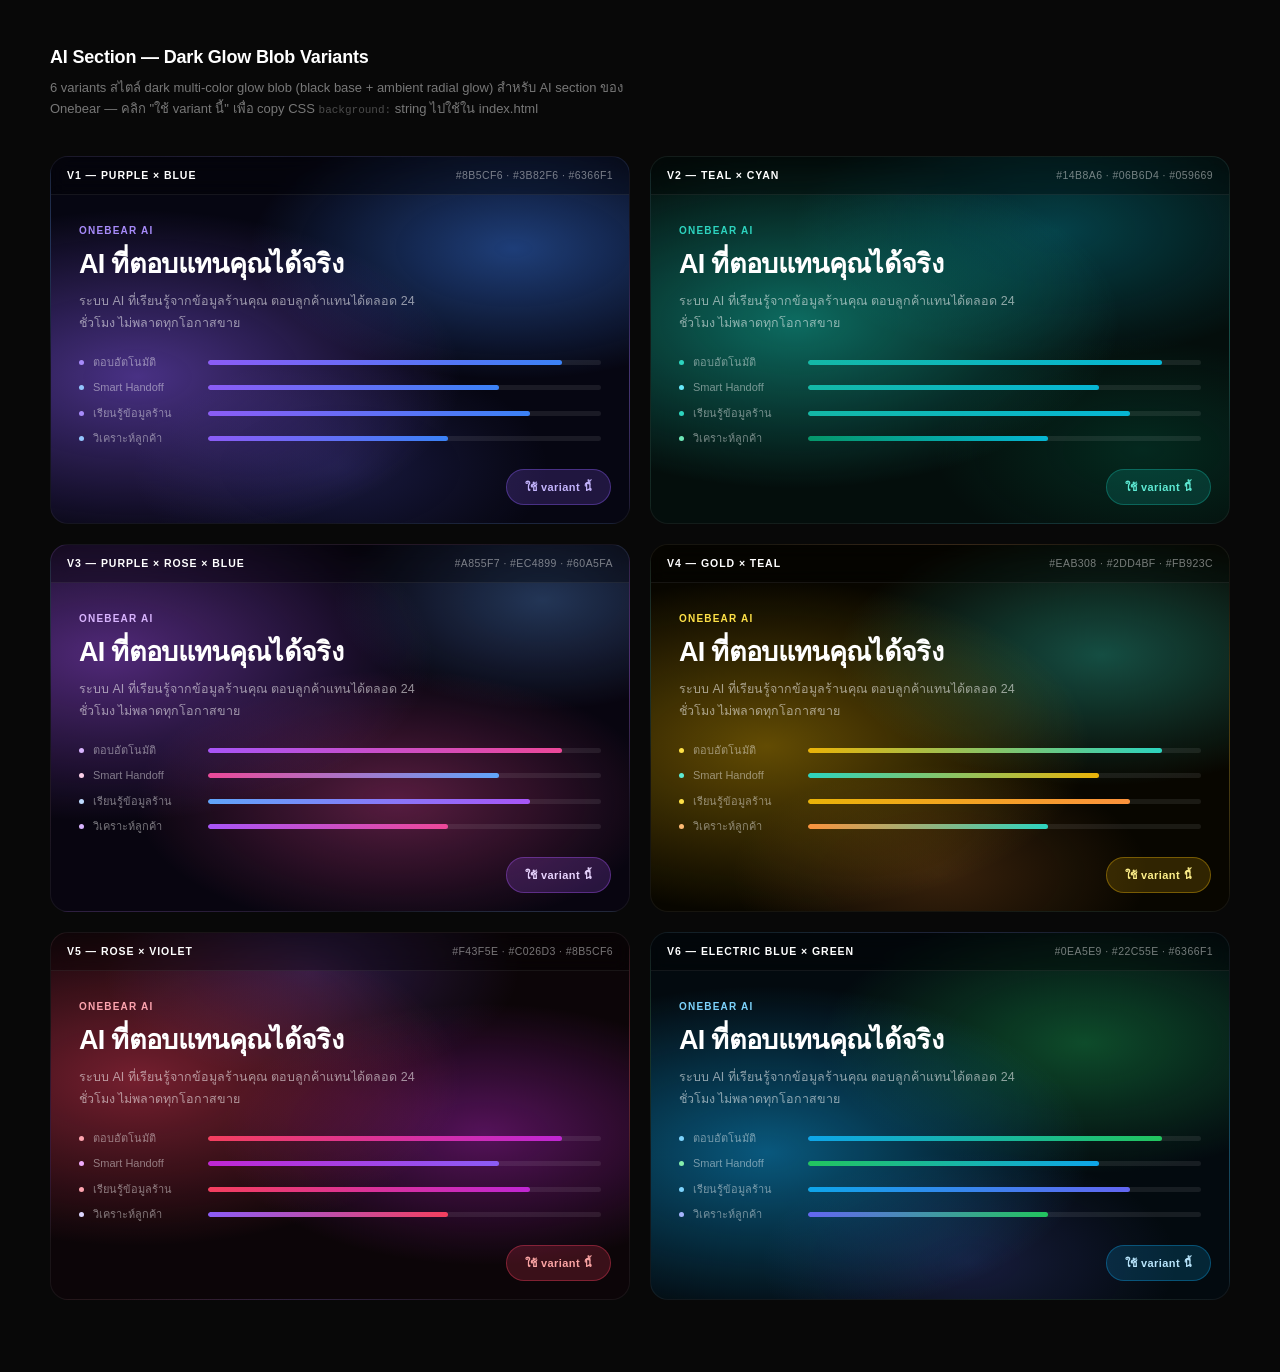
<file: ai-bg-variants.html>
<!DOCTYPE html>
<html lang="th">
<head>
<meta charset="UTF-8">
<meta name="viewport" content="width=device-width, initial-scale=1.0">
<title>AI Section — Dark Glow Blob Variants</title>

<!--
## Assumptions
- Self-contained: no external CDN, no images, no SVG backgrounds, no animation
- System font stack (ui-sans-serif / Inter family) — no Google Fonts request
- Background = pure CSS radial-gradient blobs only (per spec) — no linear-gradient base,
  solid hex color is the final layer via the CSS background shorthand
- Clipboard API with textarea fallback for older browsers
- Grid: 2×3 desktop (≥ 860px) / 1-column mobile
- Panel min-height: 280px (per spec)
- WCAG AA: white text on near-black backgrounds — all pass at > 7:1
- Focus states: 2px solid ring offset-2 in each variant's primary glow color
- prefers-reduced-motion: transitions and toast animation suppressed
- Copy button copies the full background: … ; CSS declaration string
-->

<style>
  /* ---- Reset ---- */
  *, *::before, *::after { box-sizing: border-box; margin: 0; padding: 0; }

  :root {
    --font: ui-sans-serif, -apple-system, BlinkMacSystemFont, "Segoe UI",
            "Helvetica Neue", Arial, "Noto Sans", sans-serif;
    --gap: 20px;
    --radius: 18px;
    --radius-pill: 999px;
  }

  html {
    font-family: var(--font);
    font-size: 16px;
    line-height: 1.5;
    -webkit-font-smoothing: antialiased;
    -moz-osx-font-smoothing: grayscale;
  }

  body {
    background: #080808;
    padding: 44px 24px 72px;
    color: #fff;
    min-height: 100vh;
  }

  /* ---- Page header ---- */
  .page-header {
    max-width: 1180px;
    margin: 0 auto 36px;
  }
  .page-header h1 {
    font-size: 18px;
    font-weight: 700;
    color: #fff;
    margin-bottom: 6px;
    letter-spacing: -0.01em;
  }
  .page-header p {
    font-size: 13px;
    color: rgba(255,255,255,0.45);
    max-width: 580px;
    line-height: 1.65;
  }

  /* ---- Grid ---- */
  .grid {
    display: grid;
    grid-template-columns: repeat(2, 1fr);
    gap: var(--gap);
    max-width: 1180px;
    margin: 0 auto;
  }
  @media (max-width: 860px) {
    .grid { grid-template-columns: 1fr; }
  }

  /* ---- Panel shell ---- */
  .panel {
    border-radius: var(--radius);
    overflow: hidden;
    display: flex;
    flex-direction: column;
    min-height: 280px;
    position: relative;
    border: 1px solid rgba(255,255,255,0.06);
    isolation: isolate;
  }

  /* ---- Label bar (top) ---- */
  .panel-label {
    position: relative;
    z-index: 2;
    display: flex;
    align-items: center;
    justify-content: space-between;
    gap: 12px;
    padding: 11px 16px 10px;
    background: rgba(0,0,0,0.30);
    backdrop-filter: blur(8px);
    -webkit-backdrop-filter: blur(8px);
    border-bottom: 1px solid rgba(255,255,255,0.07);
    flex-shrink: 0;
  }
  .panel-label-name {
    font-size: 10.5px;
    font-weight: 700;
    letter-spacing: 0.09em;
    text-transform: uppercase;
    color: #fff;
    white-space: nowrap;
  }
  .panel-label-hex {
    font-size: 10.5px;
    font-weight: 500;
    letter-spacing: 0.04em;
    color: rgba(255,255,255,0.45);
    font-variant-numeric: tabular-nums;
    text-align: right;
    white-space: nowrap;
    overflow: hidden;
    text-overflow: ellipsis;
    max-width: 260px;
  }

  /* ---- Panel body ---- */
  .panel-body {
    flex: 1;
    display: flex;
    flex-direction: column;
    justify-content: center;
    padding: 28px 28px 76px;
    position: relative;
    z-index: 1;
  }

  /* ---- Dummy content ---- */
  .eyebrow {
    font-size: 10px;
    font-weight: 700;
    letter-spacing: 0.12em;
    text-transform: uppercase;
    margin-bottom: 10px;
  }
  .headline {
    font-size: clamp(20px, 2.4vw, 27px);
    font-weight: 800;
    color: #fff;
    line-height: 1.25;
    margin-bottom: 10px;
    letter-spacing: -0.025em;
  }
  .subtext {
    font-size: 12.5px;
    color: rgba(255,255,255,0.55);
    max-width: 340px;
    line-height: 1.70;
    margin-bottom: 20px;
  }

  /* ---- Feature list ---- */
  .feature-list {
    display: flex;
    flex-direction: column;
    gap: 9px;
  }
  .feature-row {
    display: flex;
    align-items: center;
    gap: 9px;
  }
  .feature-dot {
    width: 5px;
    height: 5px;
    border-radius: 50%;
    flex-shrink: 0;
  }
  .feature-label {
    font-size: 11px;
    color: rgba(255,255,255,0.45);
    width: 106px;
    flex-shrink: 0;
    white-space: nowrap;
    overflow: hidden;
    text-overflow: ellipsis;
  }
  .bar-wrap {
    flex: 1;
    height: 5px;
    background: rgba(255,255,255,0.08);
    border-radius: var(--radius-pill);
    overflow: hidden;
  }
  .bar-fill {
    height: 100%;
    border-radius: var(--radius-pill);
  }

  /* ---- Copy button ---- */
  .copy-btn {
    position: absolute;
    bottom: 18px;
    right: 18px;
    z-index: 3;
    font-family: var(--font);
    font-size: 11px;
    font-weight: 600;
    letter-spacing: 0.04em;
    border: none;
    border-radius: var(--radius-pill);
    padding: 8px 18px;
    cursor: pointer;
    transition: opacity 150ms ease, transform 150ms ease;
    min-height: 34px;
    min-width: 44px;
  }
  .copy-btn:hover { opacity: 0.80; }
  .copy-btn:active { transform: scale(0.95); }
  .copy-btn:focus-visible {
    outline: 2px solid rgba(255,255,255,0.70);
    outline-offset: 3px;
  }

  /* ---- Toast ---- */
  #toast {
    position: fixed;
    bottom: 28px;
    left: 50%;
    transform: translateX(-50%) translateY(16px);
    background: rgba(12,12,16,0.96);
    border: 1px solid rgba(255,255,255,0.10);
    color: #fff;
    font-size: 12px;
    font-weight: 500;
    padding: 10px 22px;
    border-radius: var(--radius-pill);
    opacity: 0;
    pointer-events: none;
    transition: opacity 180ms ease, transform 180ms ease;
    z-index: 9999;
    backdrop-filter: blur(10px);
    -webkit-backdrop-filter: blur(10px);
    white-space: nowrap;
    letter-spacing: 0.01em;
  }
  #toast.show {
    opacity: 1;
    transform: translateX(-50%) translateY(0);
  }

  /* ---- Reduced motion ---- */
  @media (prefers-reduced-motion: reduce) {
    .copy-btn    { transition: none; }
    #toast       { transition: none; }
  }
</style>
</head>
<body>

<div class="page-header">
  <h1>AI Section — Dark Glow Blob Variants</h1>
  <p>6 variants สไตล์ dark multi-color glow blob (black base + ambient radial glow) สำหรับ AI section ของ Onebear — คลิก "ใช้ variant นี้" เพื่อ copy CSS <code style="font-size:11px;opacity:.6">background:</code> string ไปใช้ใน index.html</p>
</div>

<div class="grid">

  <!-- =====================================================
       V1 — Purple × Blue  (BITWORF-style)
       Base: #060612
       B1: rgba(139,92,246,0.50)   violet  @ 15% 60%
       B2: rgba(59,130,246,0.45)   blue    @ 80% 25%
       B3: rgba(99,102,241,0.20)   indigo  @ 50% 85%
  ===================================================== -->
  <div class="panel" style="background:
    radial-gradient(ellipse 80% 65% at 15% 60%, rgba(139,92,246,0.50) 0%, transparent 70%),
    radial-gradient(ellipse 70% 55% at 80% 25%, rgba(59,130,246,0.45) 0%, transparent 65%),
    radial-gradient(ellipse 60% 50% at 50% 85%, rgba(99,102,241,0.20) 0%, transparent 60%),
    #060612;">
    <div class="panel-label">
      <span class="panel-label-name">V1 — Purple × Blue</span>
      <span class="panel-label-hex">#8B5CF6 · #3B82F6 · #6366F1</span>
    </div>
    <div class="panel-body">
      <p class="eyebrow" style="color:#A78BFA">Onebear AI</p>
      <h2 class="headline">AI ที่ตอบแทนคุณได้จริง</h2>
      <p class="subtext">ระบบ AI ที่เรียนรู้จากข้อมูลร้านคุณ ตอบลูกค้าแทนได้ตลอด 24 ชั่วโมง ไม่พลาดทุกโอกาสขาย</p>
      <div class="feature-list">
        <div class="feature-row">
          <span class="feature-dot" style="background:#A78BFA"></span>
          <span class="feature-label">ตอบอัตโนมัติ</span>
          <div class="bar-wrap"><div class="bar-fill" style="width:90%;background:linear-gradient(90deg,#8B5CF6,#3B82F6)"></div></div>
        </div>
        <div class="feature-row">
          <span class="feature-dot" style="background:#93C5FD"></span>
          <span class="feature-label">Smart Handoff</span>
          <div class="bar-wrap"><div class="bar-fill" style="width:74%;background:linear-gradient(90deg,#8B5CF6,#3B82F6)"></div></div>
        </div>
        <div class="feature-row">
          <span class="feature-dot" style="background:#A78BFA"></span>
          <span class="feature-label">เรียนรู้ข้อมูลร้าน</span>
          <div class="bar-wrap"><div class="bar-fill" style="width:82%;background:linear-gradient(90deg,#8B5CF6,#3B82F6)"></div></div>
        </div>
        <div class="feature-row">
          <span class="feature-dot" style="background:#93C5FD"></span>
          <span class="feature-label">วิเคราะห์ลูกค้า</span>
          <div class="bar-wrap"><div class="bar-fill" style="width:61%;background:linear-gradient(90deg,#8B5CF6,#3B82F6)"></div></div>
        </div>
      </div>
    </div>
    <button class="copy-btn"
      style="background:rgba(139,92,246,0.20);color:#C4B5FD;border:1px solid rgba(139,92,246,0.38)"
      onclick="copyVariant('radial-gradient(ellipse 80% 65% at 15% 60%, rgba(139,92,246,0.50) 0%, transparent 70%), radial-gradient(ellipse 70% 55% at 80% 25%, rgba(59,130,246,0.45) 0%, transparent 65%), radial-gradient(ellipse 60% 50% at 50% 85%, rgba(99,102,241,0.20) 0%, transparent 60%), #060612', this)"
      aria-label="Copy V1 Purple × Blue CSS background">ใช้ variant นี้</button>
  </div>

  <!-- =====================================================
       V2 — Teal × Cyan  (aclitec-style)
       Base: #040E0C
       B1: rgba(20,184,166,0.55)   teal    @ 25% 45%
       B2: rgba(6,182,212,0.30)    cyan    @ 70% 20%
       B3: rgba(5,150,105,0.20)    emerald @ 85% 80%
  ===================================================== -->
  <div class="panel" style="background:
    radial-gradient(ellipse 80% 65% at 25% 45%, rgba(20,184,166,0.55) 0%, transparent 70%),
    radial-gradient(ellipse 70% 55% at 70% 20%, rgba(6,182,212,0.30) 0%, transparent 65%),
    radial-gradient(ellipse 60% 50% at 85% 80%, rgba(5,150,105,0.20) 0%, transparent 60%),
    #040E0C;">
    <div class="panel-label">
      <span class="panel-label-name">V2 — Teal × Cyan</span>
      <span class="panel-label-hex">#14B8A6 · #06B6D4 · #059669</span>
    </div>
    <div class="panel-body">
      <p class="eyebrow" style="color:#2DD4BF">Onebear AI</p>
      <h2 class="headline">AI ที่ตอบแทนคุณได้จริง</h2>
      <p class="subtext">ระบบ AI ที่เรียนรู้จากข้อมูลร้านคุณ ตอบลูกค้าแทนได้ตลอด 24 ชั่วโมง ไม่พลาดทุกโอกาสขาย</p>
      <div class="feature-list">
        <div class="feature-row">
          <span class="feature-dot" style="background:#2DD4BF"></span>
          <span class="feature-label">ตอบอัตโนมัติ</span>
          <div class="bar-wrap"><div class="bar-fill" style="width:90%;background:linear-gradient(90deg,#14B8A6,#06B6D4)"></div></div>
        </div>
        <div class="feature-row">
          <span class="feature-dot" style="background:#67E8F9"></span>
          <span class="feature-label">Smart Handoff</span>
          <div class="bar-wrap"><div class="bar-fill" style="width:74%;background:linear-gradient(90deg,#14B8A6,#06B6D4)"></div></div>
        </div>
        <div class="feature-row">
          <span class="feature-dot" style="background:#2DD4BF"></span>
          <span class="feature-label">เรียนรู้ข้อมูลร้าน</span>
          <div class="bar-wrap"><div class="bar-fill" style="width:82%;background:linear-gradient(90deg,#14B8A6,#06B6D4)"></div></div>
        </div>
        <div class="feature-row">
          <span class="feature-dot" style="background:#6EE7B7"></span>
          <span class="feature-label">วิเคราะห์ลูกค้า</span>
          <div class="bar-wrap"><div class="bar-fill" style="width:61%;background:linear-gradient(90deg,#059669,#06B6D4)"></div></div>
        </div>
      </div>
    </div>
    <button class="copy-btn"
      style="background:rgba(20,184,166,0.18);color:#5EEAD4;border:1px solid rgba(20,184,166,0.36)"
      onclick="copyVariant('radial-gradient(ellipse 80% 65% at 25% 45%, rgba(20,184,166,0.55) 0%, transparent 70%), radial-gradient(ellipse 70% 55% at 70% 20%, rgba(6,182,212,0.30) 0%, transparent 65%), radial-gradient(ellipse 60% 50% at 85% 80%, rgba(5,150,105,0.20) 0%, transparent 60%), #040E0C', this)"
      aria-label="Copy V2 Teal × Cyan CSS background">ใช้ variant นี้</button>
  </div>

  <!-- =====================================================
       V3 — Purple × Rose × Blue  (tri-color)
       Base: #080510
       B1: rgba(168,85,247,0.45)   purple  @ 10% 30%
       B2: rgba(236,72,153,0.35)   rose    @ 60% 70%
       B3: rgba(96,165,250,0.30)   blue    @ 85% 15%
  ===================================================== -->
  <div class="panel" style="background:
    radial-gradient(ellipse 80% 65% at 10% 30%, rgba(168,85,247,0.45) 0%, transparent 70%),
    radial-gradient(ellipse 70% 55% at 60% 70%, rgba(236,72,153,0.35) 0%, transparent 65%),
    radial-gradient(ellipse 60% 50% at 85% 15%, rgba(96,165,250,0.30) 0%, transparent 60%),
    #080510;">
    <div class="panel-label">
      <span class="panel-label-name">V3 — Purple × Rose × Blue</span>
      <span class="panel-label-hex">#A855F7 · #EC4899 · #60A5FA</span>
    </div>
    <div class="panel-body">
      <p class="eyebrow" style="color:#D8B4FE">Onebear AI</p>
      <h2 class="headline">AI ที่ตอบแทนคุณได้จริง</h2>
      <p class="subtext">ระบบ AI ที่เรียนรู้จากข้อมูลร้านคุณ ตอบลูกค้าแทนได้ตลอด 24 ชั่วโมง ไม่พลาดทุกโอกาสขาย</p>
      <div class="feature-list">
        <div class="feature-row">
          <span class="feature-dot" style="background:#D8B4FE"></span>
          <span class="feature-label">ตอบอัตโนมัติ</span>
          <div class="bar-wrap"><div class="bar-fill" style="width:90%;background:linear-gradient(90deg,#A855F7,#EC4899)"></div></div>
        </div>
        <div class="feature-row">
          <span class="feature-dot" style="background:#FBCFE8"></span>
          <span class="feature-label">Smart Handoff</span>
          <div class="bar-wrap"><div class="bar-fill" style="width:74%;background:linear-gradient(90deg,#EC4899,#60A5FA)"></div></div>
        </div>
        <div class="feature-row">
          <span class="feature-dot" style="background:#BFDBFE"></span>
          <span class="feature-label">เรียนรู้ข้อมูลร้าน</span>
          <div class="bar-wrap"><div class="bar-fill" style="width:82%;background:linear-gradient(90deg,#60A5FA,#A855F7)"></div></div>
        </div>
        <div class="feature-row">
          <span class="feature-dot" style="background:#D8B4FE"></span>
          <span class="feature-label">วิเคราะห์ลูกค้า</span>
          <div class="bar-wrap"><div class="bar-fill" style="width:61%;background:linear-gradient(90deg,#A855F7,#EC4899)"></div></div>
        </div>
      </div>
    </div>
    <button class="copy-btn"
      style="background:rgba(168,85,247,0.20);color:#E9D5FF;border:1px solid rgba(168,85,247,0.38)"
      onclick="copyVariant('radial-gradient(ellipse 80% 65% at 10% 30%, rgba(168,85,247,0.45) 0%, transparent 70%), radial-gradient(ellipse 70% 55% at 60% 70%, rgba(236,72,153,0.35) 0%, transparent 65%), radial-gradient(ellipse 60% 50% at 85% 15%, rgba(96,165,250,0.30) 0%, transparent 60%), #080510', this)"
      aria-label="Copy V3 Purple × Rose × Blue CSS background">ใช้ variant นี้</button>
  </div>

  <!-- =====================================================
       V4 — Gold × Teal  (warm meets cool)
       Base: #080600
       B1: rgba(234,179,8,0.40)    amber   @ 20% 55%
       B2: rgba(45,212,191,0.35)   teal    @ 78% 30%
       B3: rgba(251,146,60,0.20)   orange  @ 50% 90%
  ===================================================== -->
  <div class="panel" style="background:
    radial-gradient(ellipse 80% 65% at 20% 55%, rgba(234,179,8,0.40) 0%, transparent 70%),
    radial-gradient(ellipse 70% 55% at 78% 30%, rgba(45,212,191,0.35) 0%, transparent 65%),
    radial-gradient(ellipse 60% 50% at 50% 90%, rgba(251,146,60,0.20) 0%, transparent 60%),
    #080600;">
    <div class="panel-label">
      <span class="panel-label-name">V4 — Gold × Teal</span>
      <span class="panel-label-hex">#EAB308 · #2DD4BF · #FB923C</span>
    </div>
    <div class="panel-body">
      <p class="eyebrow" style="color:#FDE047">Onebear AI</p>
      <h2 class="headline">AI ที่ตอบแทนคุณได้จริง</h2>
      <p class="subtext">ระบบ AI ที่เรียนรู้จากข้อมูลร้านคุณ ตอบลูกค้าแทนได้ตลอด 24 ชั่วโมง ไม่พลาดทุกโอกาสขาย</p>
      <div class="feature-list">
        <div class="feature-row">
          <span class="feature-dot" style="background:#FDE047"></span>
          <span class="feature-label">ตอบอัตโนมัติ</span>
          <div class="bar-wrap"><div class="bar-fill" style="width:90%;background:linear-gradient(90deg,#EAB308,#2DD4BF)"></div></div>
        </div>
        <div class="feature-row">
          <span class="feature-dot" style="background:#5EEAD4"></span>
          <span class="feature-label">Smart Handoff</span>
          <div class="bar-wrap"><div class="bar-fill" style="width:74%;background:linear-gradient(90deg,#2DD4BF,#EAB308)"></div></div>
        </div>
        <div class="feature-row">
          <span class="feature-dot" style="background:#FDE047"></span>
          <span class="feature-label">เรียนรู้ข้อมูลร้าน</span>
          <div class="bar-wrap"><div class="bar-fill" style="width:82%;background:linear-gradient(90deg,#EAB308,#FB923C)"></div></div>
        </div>
        <div class="feature-row">
          <span class="feature-dot" style="background:#FDBA74"></span>
          <span class="feature-label">วิเคราะห์ลูกค้า</span>
          <div class="bar-wrap"><div class="bar-fill" style="width:61%;background:linear-gradient(90deg,#FB923C,#2DD4BF)"></div></div>
        </div>
      </div>
    </div>
    <button class="copy-btn"
      style="background:rgba(234,179,8,0.18);color:#FEF08A;border:1px solid rgba(234,179,8,0.38)"
      onclick="copyVariant('radial-gradient(ellipse 80% 65% at 20% 55%, rgba(234,179,8,0.40) 0%, transparent 70%), radial-gradient(ellipse 70% 55% at 78% 30%, rgba(45,212,191,0.35) 0%, transparent 65%), radial-gradient(ellipse 60% 50% at 50% 90%, rgba(251,146,60,0.20) 0%, transparent 60%), #080600', this)"
      aria-label="Copy V4 Gold × Teal CSS background">ใช้ variant นี้</button>
  </div>

  <!-- =====================================================
       V5 — Rose × Violet  (warm dark)
       Base: #0C0508
       B1: rgba(244,63,94,0.45)    rose    @ 15% 40%
       B2: rgba(192,38,211,0.40)   fuchsia @ 75% 55%
       B3: rgba(139,92,246,0.25)   violet  @ 45% 10%
  ===================================================== -->
  <div class="panel" style="background:
    radial-gradient(ellipse 80% 65% at 15% 40%, rgba(244,63,94,0.45) 0%, transparent 70%),
    radial-gradient(ellipse 70% 55% at 75% 55%, rgba(192,38,211,0.40) 0%, transparent 65%),
    radial-gradient(ellipse 60% 50% at 45% 10%, rgba(139,92,246,0.25) 0%, transparent 60%),
    #0C0508;">
    <div class="panel-label">
      <span class="panel-label-name">V5 — Rose × Violet</span>
      <span class="panel-label-hex">#F43F5E · #C026D3 · #8B5CF6</span>
    </div>
    <div class="panel-body">
      <p class="eyebrow" style="color:#FDA4AF">Onebear AI</p>
      <h2 class="headline">AI ที่ตอบแทนคุณได้จริง</h2>
      <p class="subtext">ระบบ AI ที่เรียนรู้จากข้อมูลร้านคุณ ตอบลูกค้าแทนได้ตลอด 24 ชั่วโมง ไม่พลาดทุกโอกาสขาย</p>
      <div class="feature-list">
        <div class="feature-row">
          <span class="feature-dot" style="background:#FDA4AF"></span>
          <span class="feature-label">ตอบอัตโนมัติ</span>
          <div class="bar-wrap"><div class="bar-fill" style="width:90%;background:linear-gradient(90deg,#F43F5E,#C026D3)"></div></div>
        </div>
        <div class="feature-row">
          <span class="feature-dot" style="background:#F0ABFC"></span>
          <span class="feature-label">Smart Handoff</span>
          <div class="bar-wrap"><div class="bar-fill" style="width:74%;background:linear-gradient(90deg,#C026D3,#8B5CF6)"></div></div>
        </div>
        <div class="feature-row">
          <span class="feature-dot" style="background:#FDA4AF"></span>
          <span class="feature-label">เรียนรู้ข้อมูลร้าน</span>
          <div class="bar-wrap"><div class="bar-fill" style="width:82%;background:linear-gradient(90deg,#F43F5E,#C026D3)"></div></div>
        </div>
        <div class="feature-row">
          <span class="feature-dot" style="background:#DDD6FE"></span>
          <span class="feature-label">วิเคราะห์ลูกค้า</span>
          <div class="bar-wrap"><div class="bar-fill" style="width:61%;background:linear-gradient(90deg,#8B5CF6,#F43F5E)"></div></div>
        </div>
      </div>
    </div>
    <button class="copy-btn"
      style="background:rgba(244,63,94,0.20);color:#FCA5A5;border:1px solid rgba(244,63,94,0.38)"
      onclick="copyVariant('radial-gradient(ellipse 80% 65% at 15% 40%, rgba(244,63,94,0.45) 0%, transparent 70%), radial-gradient(ellipse 70% 55% at 75% 55%, rgba(192,38,211,0.40) 0%, transparent 65%), radial-gradient(ellipse 60% 50% at 45% 10%, rgba(139,92,246,0.25) 0%, transparent 60%), #0C0508', this)"
      aria-label="Copy V5 Rose × Violet CSS background">ใช้ variant นี้</button>
  </div>

  <!-- =====================================================
       V6 — Electric Blue × Green  (cyber)
       Base: #030A0F
       B1: rgba(14,165,233,0.50)   sky-blue @ 20% 60%
       B2: rgba(34,197,94,0.35)    green    @ 75% 30%
       B3: rgba(99,102,241,0.20)   indigo   @ 55% 90%
  ===================================================== -->
  <div class="panel" style="background:
    radial-gradient(ellipse 80% 65% at 20% 60%, rgba(14,165,233,0.50) 0%, transparent 70%),
    radial-gradient(ellipse 70% 55% at 75% 30%, rgba(34,197,94,0.35) 0%, transparent 65%),
    radial-gradient(ellipse 60% 50% at 55% 90%, rgba(99,102,241,0.20) 0%, transparent 60%),
    #030A0F;">
    <div class="panel-label">
      <span class="panel-label-name">V6 — Electric Blue × Green</span>
      <span class="panel-label-hex">#0EA5E9 · #22C55E · #6366F1</span>
    </div>
    <div class="panel-body">
      <p class="eyebrow" style="color:#7DD3FC">Onebear AI</p>
      <h2 class="headline">AI ที่ตอบแทนคุณได้จริง</h2>
      <p class="subtext">ระบบ AI ที่เรียนรู้จากข้อมูลร้านคุณ ตอบลูกค้าแทนได้ตลอด 24 ชั่วโมง ไม่พลาดทุกโอกาสขาย</p>
      <div class="feature-list">
        <div class="feature-row">
          <span class="feature-dot" style="background:#7DD3FC"></span>
          <span class="feature-label">ตอบอัตโนมัติ</span>
          <div class="bar-wrap"><div class="bar-fill" style="width:90%;background:linear-gradient(90deg,#0EA5E9,#22C55E)"></div></div>
        </div>
        <div class="feature-row">
          <span class="feature-dot" style="background:#86EFAC"></span>
          <span class="feature-label">Smart Handoff</span>
          <div class="bar-wrap"><div class="bar-fill" style="width:74%;background:linear-gradient(90deg,#22C55E,#0EA5E9)"></div></div>
        </div>
        <div class="feature-row">
          <span class="feature-dot" style="background:#7DD3FC"></span>
          <span class="feature-label">เรียนรู้ข้อมูลร้าน</span>
          <div class="bar-wrap"><div class="bar-fill" style="width:82%;background:linear-gradient(90deg,#0EA5E9,#6366F1)"></div></div>
        </div>
        <div class="feature-row">
          <span class="feature-dot" style="background:#A5B4FC"></span>
          <span class="feature-label">วิเคราะห์ลูกค้า</span>
          <div class="bar-wrap"><div class="bar-fill" style="width:61%;background:linear-gradient(90deg,#6366F1,#22C55E)"></div></div>
        </div>
      </div>
    </div>
    <button class="copy-btn"
      style="background:rgba(14,165,233,0.18);color:#BAE6FD;border:1px solid rgba(14,165,233,0.36)"
      onclick="copyVariant('radial-gradient(ellipse 80% 65% at 20% 60%, rgba(14,165,233,0.50) 0%, transparent 70%), radial-gradient(ellipse 70% 55% at 75% 30%, rgba(34,197,94,0.35) 0%, transparent 65%), radial-gradient(ellipse 60% 50% at 55% 90%, rgba(99,102,241,0.20) 0%, transparent 60%), #030A0F', this)"
      aria-label="Copy V6 Electric Blue × Green CSS background">ใช้ variant นี้</button>
  </div>

</div><!-- /.grid -->

<!-- Toast -->
<div id="toast" role="status" aria-live="polite" aria-atomic="true">Copied!</div>

<script>
  function copyVariant(cssValue, btn) {
    var text = 'background:\n  ' + cssValue.replace(/\), /g, '),\n  ') + ';';
    var original = btn.textContent;

    function onSuccess() {
      btn.textContent = 'Copied!';
      btn.disabled = true;
      showToast();
      setTimeout(function () {
        btn.textContent = original;
        btn.disabled = false;
      }, 1800);
    }

    if (navigator.clipboard && navigator.clipboard.writeText) {
      navigator.clipboard.writeText(text).then(onSuccess).catch(function () {
        fallback(text, onSuccess);
      });
    } else {
      fallback(text, onSuccess);
    }
  }

  function fallback(text, cb) {
    var ta = document.createElement('textarea');
    ta.value = text;
    ta.style.cssText = 'position:fixed;top:0;left:0;opacity:0;pointer-events:none';
    document.body.appendChild(ta);
    ta.focus();
    ta.select();
    try { document.execCommand('copy'); cb(); }
    catch (e) { alert('Copy failed.\n\n' + text); }
    document.body.removeChild(ta);
  }

  function showToast() {
    var t = document.getElementById('toast');
    t.classList.remove('show');
    /* force reflow so re-trigger animation works */
    void t.offsetWidth;
    t.classList.add('show');
    setTimeout(function () { t.classList.remove('show'); }, 2200);
  }
</script>

</body>
</html>
</file>
